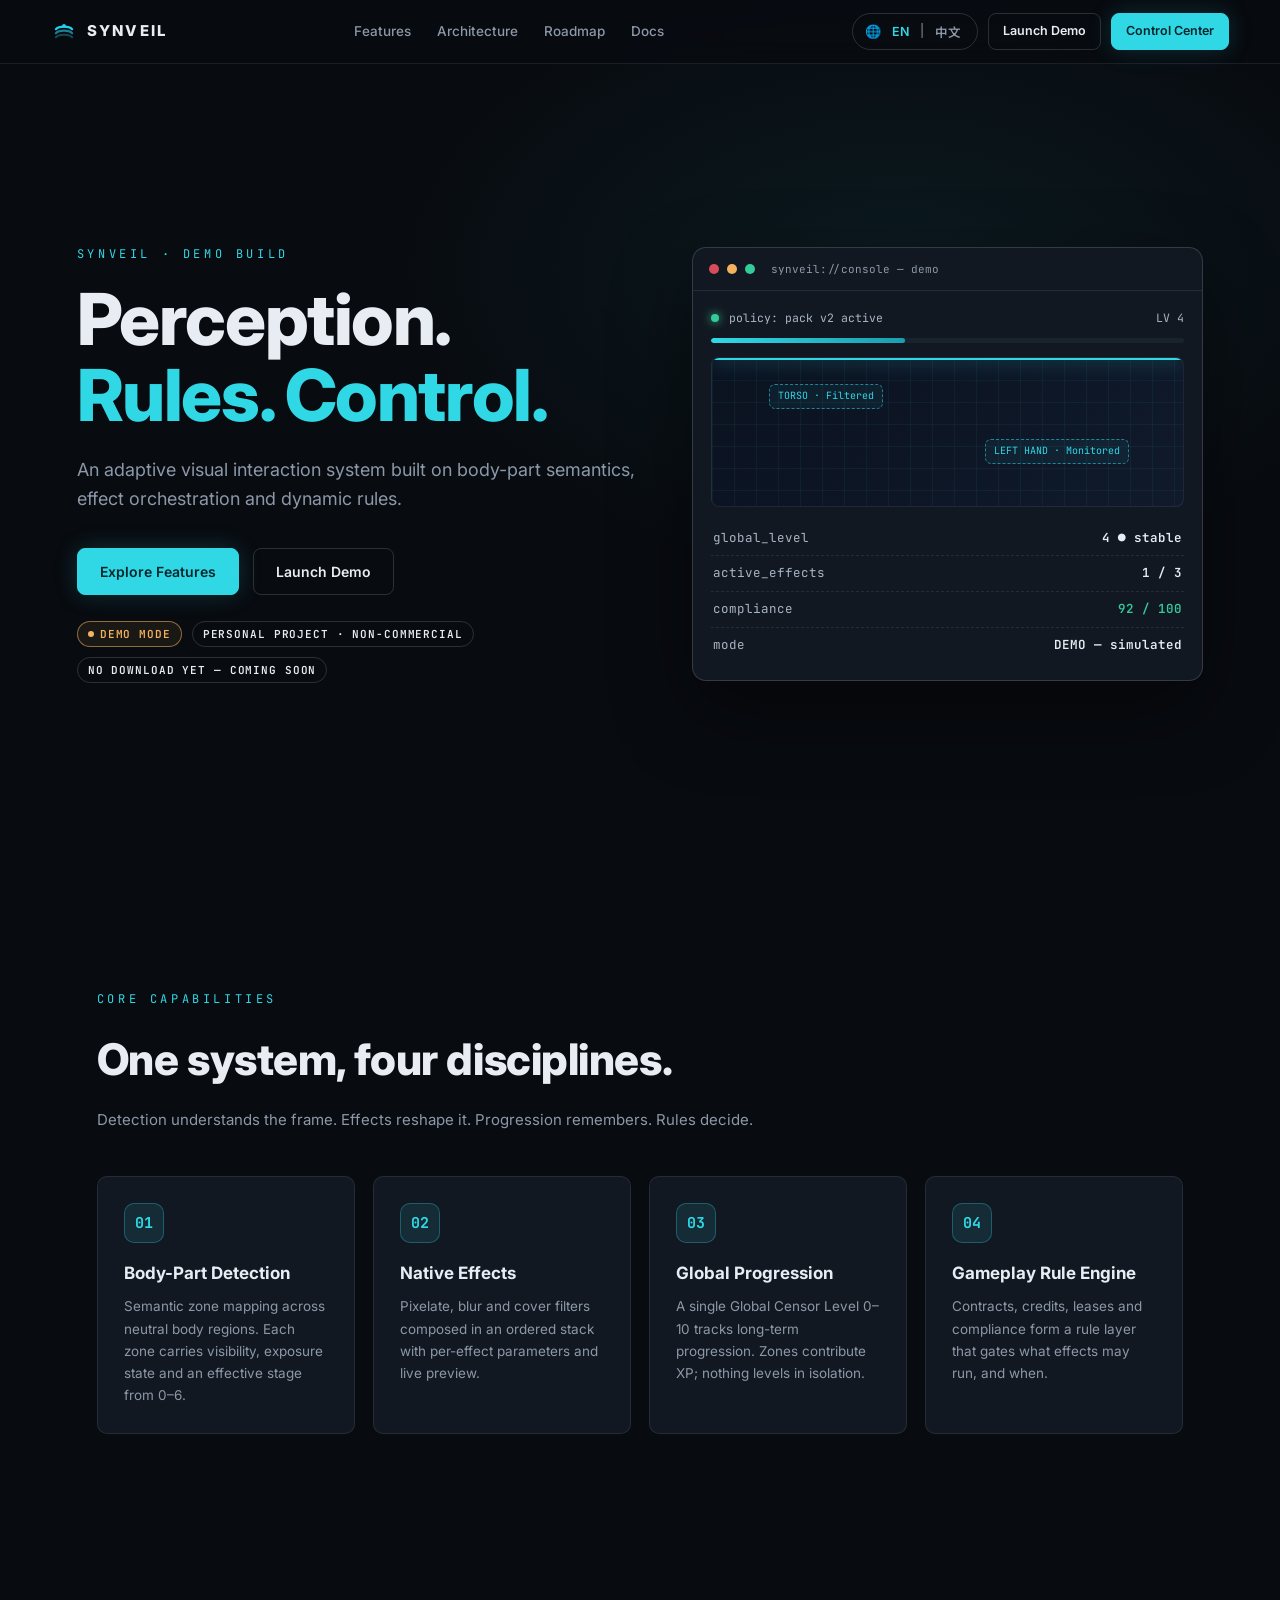
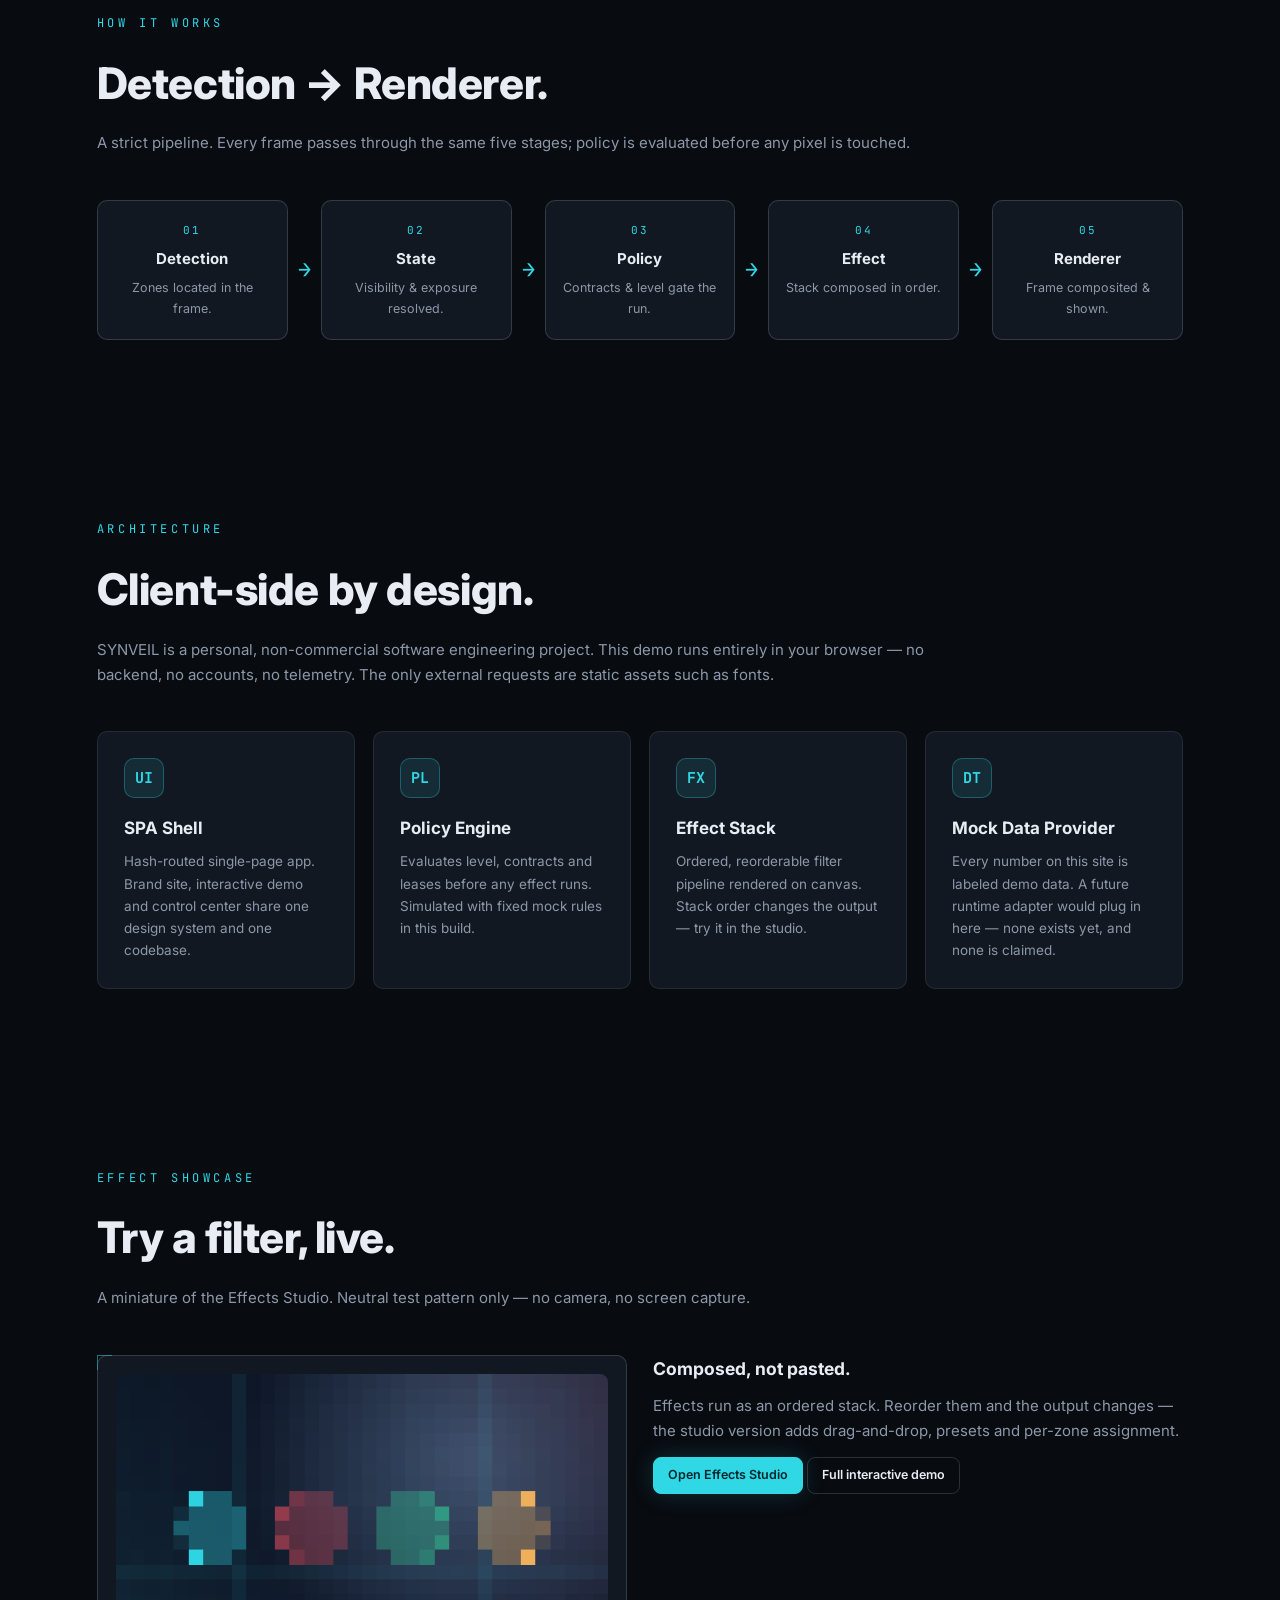
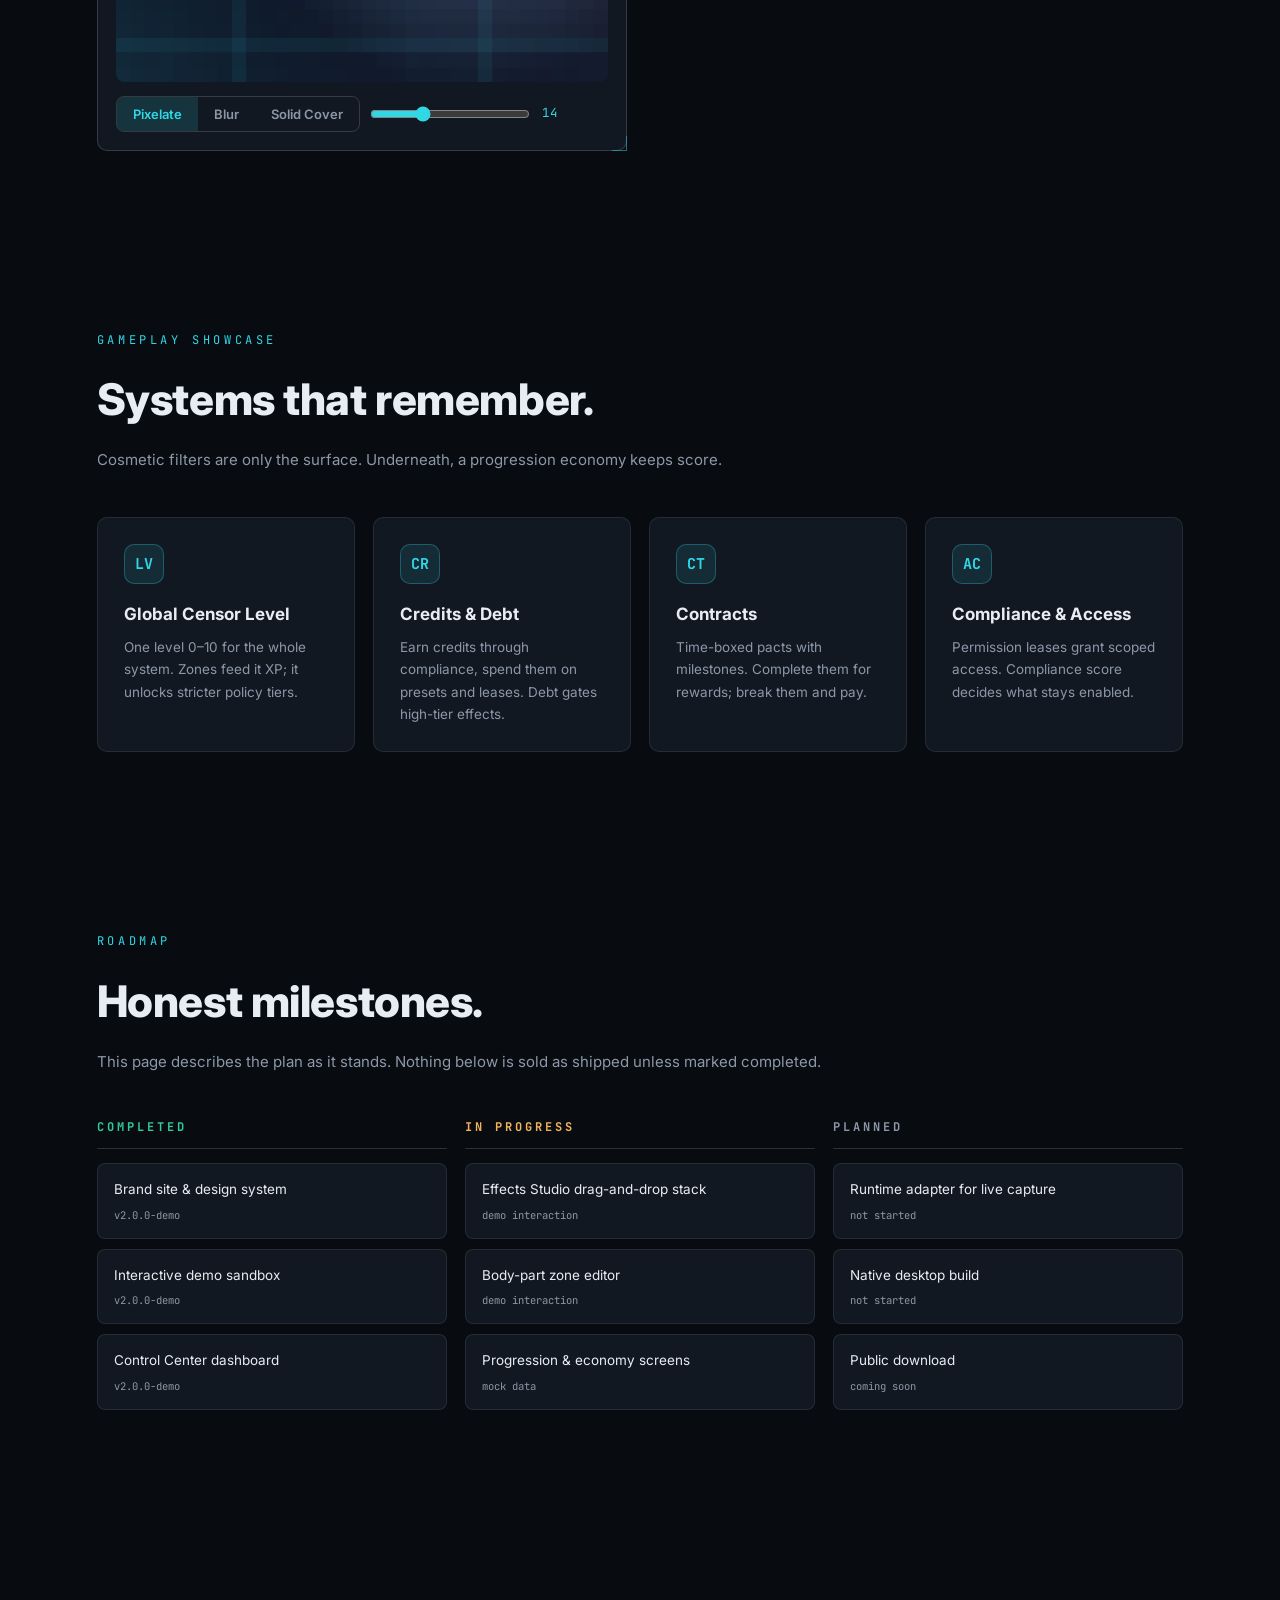
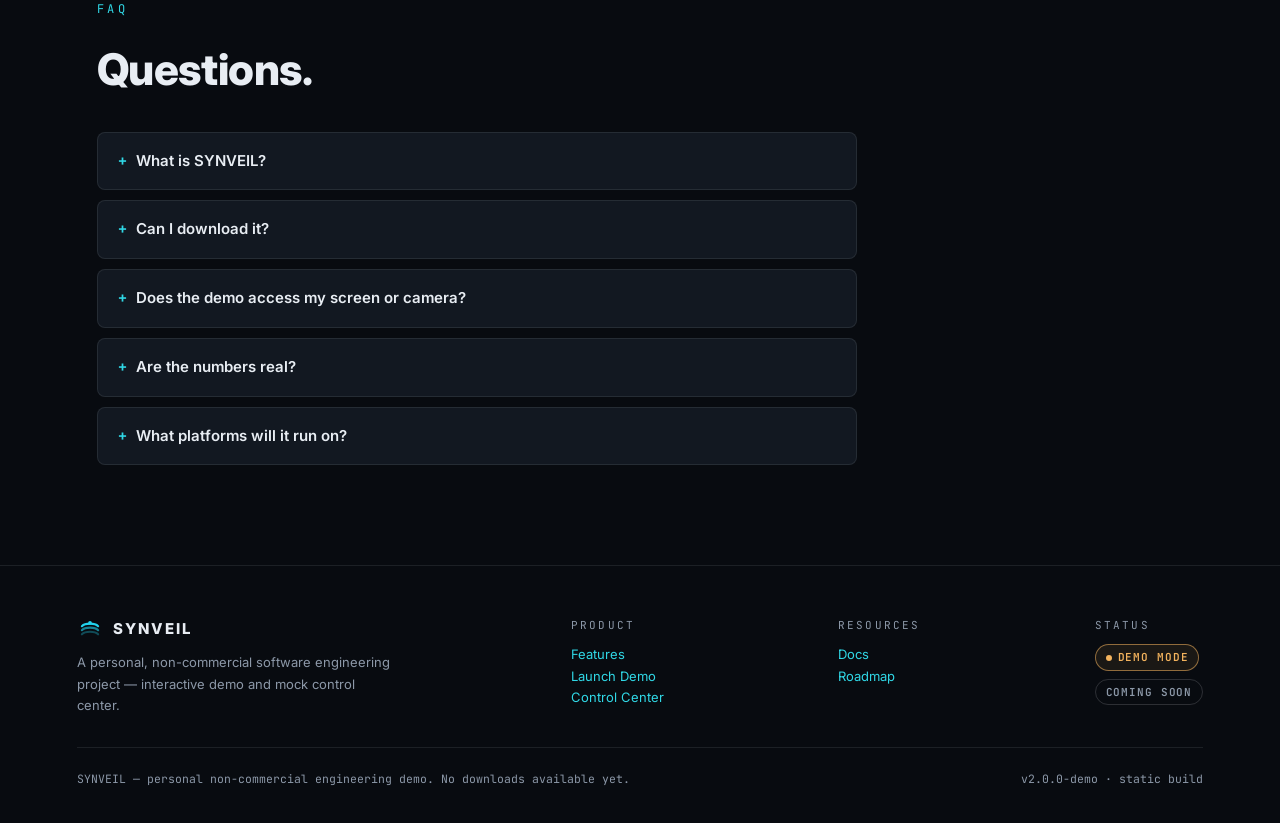
<file: index.html>
<!DOCTYPE html>
<html lang="en" data-theme="dark">
<head>
<meta charset="UTF-8">
<meta name="viewport" content="width=device-width, initial-scale=1.0">
<meta name="robots" content="noindex,nofollow">
<title>SYNVEIL — Perception. Rules. Control.</title>
<meta name="description" content="SYNVEIL — Adaptive Visual Interaction System. Interactive demo website: brand site, demo and control center. All values simulated.">
<meta property="og:type" content="website">
<meta property="og:site_name" content="SYNVEIL">
<meta property="og:title" content="SYNVEIL — Perception. Rules. Control.">
<meta property="og:description" content="SYNVEIL — Adaptive Visual Interaction System. Interactive demo.">
<meta property="og:image" content="https://qffygloria.github.io/betagoon/docs/og-image.png">
<meta property="og:image:width" content="1200">
<meta property="og:image:height" content="630">
<meta property="og:image:alt" content="SYNVEIL — Perception. Rules. Control.">
<meta name="twitter:card" content="summary_large_image">
<meta name="twitter:title" content="SYNVEIL — Perception. Rules. Control.">
<meta name="twitter:description" content="SYNVEIL — Adaptive Visual Interaction System. Interactive demo.">
<meta name="twitter:image" content="https://qffygloria.github.io/betagoon/docs/og-image.png">
<link rel="icon" type="image/svg+xml" href="favicon.svg">
<link rel="preconnect" href="https://fonts.googleapis.com">
<link rel="preconnect" href="https://fonts.gstatic.com" crossorigin>
<link href="https://fonts.googleapis.com/css2?family=Inter:wght@400;500;600;700;800&family=JetBrains+Mono:wght@400;600;700&family=Noto+Sans+SC:wght@400;500;700&display=swap" rel="stylesheet">
<link rel="stylesheet" href="styles.css">
</head>
<body>
<div id="view"></div>
<script src="locales/en.js"></script>
<script src="locales/zh-CN.js"></script>
<script src="app.js"></script>
</body>
</html>
</file>
<file: styles.css>
/* ============ HOTSCREEN V2 — Design System ============ */
:root{
  --bg:#080B10; --surface:#121821; --surface2:#19232E;
  --cyan:#30D8E6; --red:#D74C5B; --green:#33CB99; --amber:#F3B35D;
  --text:#E8EDF3; --muted:#8C98A8; --muted-strong:#A9B6C6;
  --border:rgba(232,237,243,.09); --border2:rgba(232,237,243,.16);
  --glow-cyan:0 0 24px rgba(48,216,230,.18);
  --radius:10px; --radius-s:6px;
  --font-ui:'Inter',-apple-system,'Noto Sans SC','PingFang SC','Hiragino Sans GB','Microsoft YaHei',sans-serif;
  --font-mono:'JetBrains Mono',ui-monospace,Menlo,Consolas,'Noto Sans SC',monospace;
  --topbar-h:56px; --sidebar-w:228px;
}
[data-theme="light"]{
  --bg:#F2F5F8; --surface:#FFFFFF; --surface2:#E9EFF5;
  --text:#10161F; --muted:#5A6B7E; --muted-strong:#43536A;
  --border:rgba(16,22,31,.10); --border2:rgba(16,22,31,.18);
  --glow-cyan:0 0 24px rgba(48,216,230,.25);
}
*{ margin:0; padding:0; box-sizing:border-box; }
html{ scroll-behavior:smooth; }
body{ background:var(--bg); color:var(--text); font-family:var(--font-ui);
  font-size:15px; line-height:1.65; -webkit-font-smoothing:antialiased; }
::selection{ background:rgba(48,216,230,.28); }
a{ color:var(--cyan); text-decoration:none; }
a:hover{ text-decoration:underline; }
.mono{ font-family:var(--font-mono); }
.muted{ color:var(--muted); }
.hidden{ display:none !important; }

/* ---------- buttons ---------- */
.btn{ display:inline-flex; align-items:center; gap:8px; padding:11px 22px; border-radius:8px;
  border:1px solid var(--border2); background:var(--surface2); color:var(--text);
  font-family:var(--font-ui); font-size:14px; font-weight:600; cursor:pointer;
  transition:transform .15s, box-shadow .2s, background .2s; text-decoration:none !important; }
.btn:hover{ transform:translateY(-1px); }
.btn-primary{ background:var(--cyan); border-color:var(--cyan); color:#04262b; box-shadow:var(--glow-cyan); }
.btn-primary:hover{ box-shadow:0 0 34px rgba(48,216,230,.35); }
.btn-ghost{ background:transparent; }
.btn-danger{ border-color:rgba(215,76,91,.5); color:var(--red); background:transparent; }
.btn-sm{ padding:7px 14px; font-size:12.5px; }
.btn:disabled{ opacity:.45; cursor:not-allowed; transform:none; }

/* ---------- badges / tags ---------- */
.badge{ display:inline-flex; align-items:center; gap:6px; padding:3px 10px; border-radius:999px;
  font-size:11px; font-weight:600; letter-spacing:.08em; border:1px solid var(--border2);
  font-family:var(--font-mono); text-transform:uppercase; }
.badge-demo{ border-color:rgba(243,179,93,.55); color:var(--amber); background:rgba(243,179,93,.08); }
.badge-live{ border-color:rgba(51,203,153,.5); color:var(--green); background:rgba(51,203,153,.08); }
.badge-cyan{ border-color:rgba(48,216,230,.5); color:var(--cyan); background:rgba(48,216,230,.07); }
.badge-red{ border-color:rgba(215,76,91,.5); color:var(--red); background:rgba(215,76,91,.08); }
.badge .dot{ width:6px; height:6px; border-radius:50%; background:currentColor; }

/* ---------- marketing layout ---------- */
.mnav{ position:fixed; top:0; left:0; right:0; z-index:60; height:64px;
  display:flex; align-items:center; justify-content:space-between; padding:0 4vw;
  background:rgba(8,11,16,.78); backdrop-filter:blur(14px); border-bottom:1px solid var(--border); }
[data-theme="light"] .mnav{ background:rgba(242,245,248,.82); }
.logo{ display:flex; align-items:center; gap:10px; font-weight:800; letter-spacing:.14em;
  font-size:15px; color:var(--text); text-decoration:none !important; }
.logo .mark{ width:26px; height:26px; border-radius:7px;
  background:conic-gradient(from 40deg, var(--cyan), #1a7f8a, var(--cyan));
  box-shadow:var(--glow-cyan); position:relative; }
.logo .mark::after{ content:""; position:absolute; inset:8px; border-radius:4px; background:var(--bg); }
.logo .synlogo{ width:26px; height:26px; flex:none; display:block; }
.logo .bname{ white-space:nowrap; }
.mnav .links{ display:flex; gap:26px; align-items:center; }
.mnav .links a{ color:var(--muted); font-size:13.5px; font-weight:500; text-decoration:none !important; }
.mnav .links a:hover{ color:var(--text); }
.mnav .cta-row{ display:flex; gap:10px; }
@media(max-width:900px){ .mnav .links{ display:none; } }

.mhero{ min-height:100vh; display:grid; grid-template-columns:1.05fr .95fr; gap:4vw;
  align-items:center; padding:92px 6vw 64px; position:relative; overflow:hidden; }
.mhero::before{ content:""; position:absolute; inset:0; pointer-events:none;
  background:radial-gradient(ellipse 60% 50% at 70% 30%, rgba(48,216,230,.07), transparent 70%); }
.mhero h1{ font-size:clamp(40px,5.6vw,76px); line-height:1.06; font-weight:800; letter-spacing:-.02em; }
.mhero h1 .cy{ color:var(--cyan); }
.mhero .sub{ margin:22px 0 34px; color:var(--muted); font-size:clamp(15px,1.6vw,18px); max-width:34em; }
.mhero .cta-row{ display:flex; gap:14px; flex-wrap:wrap; }
.mhero .meta{ margin-top:26px; display:flex; gap:10px; flex-wrap:wrap; }
@media(max-width:900px){ .mhero{ grid-template-columns:1fr; padding-top:110px; } }

/* hero console mock */
.console{ border:1px solid var(--border2); border-radius:14px; background:var(--surface);
  box-shadow:0 30px 80px rgba(0,0,0,.45); overflow:hidden; position:relative; }
.console .cbar{ display:flex; gap:8px; align-items:center; padding:12px 16px; border-bottom:1px solid var(--border); }
.console .cbar i{ width:10px; height:10px; border-radius:50%; background:var(--border2); }
.console .cbar i:first-child{ background:var(--red); } .console .cbar i:nth-child(2){ background:var(--amber); }
.console .cbar i:nth-child(3){ background:var(--green); }
.console .cbar .t{ margin-left:8px; font-family:var(--font-mono); font-size:11px; color:var(--muted); }
.console .cbody{ padding:18px; font-family:var(--font-mono); font-size:12.5px; }
.scanwrap{ position:relative; height:150px; border:1px solid var(--border); border-radius:8px;
  background:linear-gradient(135deg,#0b1220,#101a2b); overflow:hidden; margin-bottom:14px; }
.scanwrap .grid{ position:absolute; inset:0;
  background-image:linear-gradient(rgba(48,216,230,.06) 1px, transparent 1px),
                   linear-gradient(90deg, rgba(48,216,230,.06) 1px, transparent 1px);
  background-size:22px 22px; }
.scanwrap .zone{ position:absolute; border:1px dashed rgba(48,216,230,.55); border-radius:6px;
  color:var(--cyan); font-size:10px; padding:3px 8px; background:rgba(48,216,230,.06); }
.scanwrap .beam{ position:absolute; left:0; right:0; height:2px; top:0;
  background:var(--cyan); box-shadow:0 0 18px var(--cyan); animation:beam 3.2s ease-in-out infinite; }
@keyframes beam{ 0%,100%{ top:4%; } 50%{ top:94%; } }
.kv{ display:flex; justify-content:space-between; padding:7px 2px; border-bottom:1px dashed var(--border); }
.kv:last-child{ border-bottom:none; }
.kv .k{ color:var(--muted-strong); } .kv .v{ color:var(--text); font-weight:600; }
.v .ok{ color:var(--green); } .v .warn{ color:var(--amber); }
/* hero console live status */
.statusline{ display:flex; align-items:center; gap:10px; font-family:var(--font-mono);
  font-size:11.5px; color:var(--muted-strong); margin-bottom:10px; }
.statusline .sp{ flex:1; }
.pulse{ width:8px; height:8px; border-radius:50%; background:var(--green); flex-shrink:0;
  box-shadow:0 0 10px var(--green); animation:pulse 2.2s ease-in-out infinite; }
@keyframes pulse{ 0%,100%{ opacity:1; transform:scale(1); } 50%{ opacity:.45; transform:scale(.78); } }
.lvlbar{ height:5px; border-radius:99px; background:var(--surface2); overflow:hidden; margin-bottom:14px; }
.lvlbar i{ display:block; height:100%; border-radius:99px;
  background:linear-gradient(90deg, var(--cyan), #1a9fb0); transition:width 1.2s ease; }

.msection{ padding:90px 6vw; max-width:1240px; margin:0 auto; }
.msection .kick{ font-family:var(--font-mono); font-size:12px; letter-spacing:.3em;
  color:var(--cyan); text-transform:uppercase; margin-bottom:14px; }
.msection h2{ font-size:clamp(28px,3.4vw,44px); font-weight:800; letter-spacing:-.01em; margin-bottom:12px; }
.msection .lede{ color:var(--muted); max-width:56em; margin-bottom:44px; }
.cards{ display:grid; grid-template-columns:repeat(auto-fit,minmax(250px,1fr)); gap:18px; }
.card{ background:var(--surface); border:1px solid var(--border); border-radius:var(--radius);
  padding:26px; transition:transform .2s, border-color .2s, box-shadow .25s; }
.card:hover{ transform:translateY(-4px); border-color:var(--border2); box-shadow:0 18px 50px rgba(0,0,0,.35); }
.card .ic{ width:40px; height:40px; border-radius:10px; display:flex; align-items:center; justify-content:center;
  background:rgba(48,216,230,.1); border:1px solid rgba(48,216,230,.3); margin-bottom:16px;
  font-family:var(--font-mono); color:var(--cyan); font-weight:700; }
.card h3{ font-size:17px; margin-bottom:8px; }
.card p{ color:var(--muted); font-size:13.5px; }

/* flow diagram */
.flow{ display:flex; align-items:stretch; gap:0; flex-wrap:wrap; }
.fstep{ flex:1 1 150px; background:var(--surface); border:1px solid var(--border2); border-radius:var(--radius);
  padding:20px 16px; text-align:center; position:relative; }
.fstep .n{ font-family:var(--font-mono); color:var(--cyan); font-size:11px; letter-spacing:.2em; }
.fstep h4{ margin:8px 0 6px; font-size:15px; }
.fstep p{ color:var(--muted); font-size:12.5px; }
.farrow{ align-self:center; padding:0 10px; color:var(--cyan); font-size:22px; font-family:var(--font-mono); }
@media(max-width:700px){ .farrow{ display:none; } .fstep{ margin-bottom:10px; } }

/* showcase preview */
.showcase{ display:grid; grid-template-columns:1fr 1fr; gap:26px; align-items:start; }
@media(max-width:900px){ .showcase{ grid-template-columns:1fr; } }
.preview-box{ background:var(--surface); border:1px solid var(--border2); border-radius:var(--radius);
  padding:18px; }
.preview-box canvas{ width:100%; border-radius:8px; display:block; background:#0a0f16; }
.ctl-row{ display:flex; gap:10px; flex-wrap:wrap; margin-top:14px; align-items:center; }
.seg{ display:flex; border:1px solid var(--border2); border-radius:8px; overflow:hidden; }
.seg button{ background:transparent; border:none; color:var(--muted); padding:9px 16px;
  font-family:var(--font-ui); font-size:13px; font-weight:600; cursor:pointer; }
.seg button.on{ background:rgba(48,216,230,.14); color:var(--cyan); }
input[type=range]{ accent-color:var(--cyan); width:160px; }
.field{ display:flex; flex-direction:column; gap:6px; margin:12px 0; }
.field label{ font-size:12px; color:var(--muted); font-family:var(--font-mono); letter-spacing:.06em; }
.field .row{ display:flex; align-items:center; gap:12px; }
.field output{ font-family:var(--font-mono); font-size:12.5px; color:var(--cyan); min-width:44px; }

/* roadmap */
.rm-grid{ display:grid; grid-template-columns:repeat(auto-fit,minmax(260px,1fr)); gap:18px; }
.rm-col h4{ font-family:var(--font-mono); font-size:12px; letter-spacing:.25em; margin-bottom:14px;
  padding-bottom:10px; border-bottom:1px solid var(--border2); }
.rm-col.done h4{ color:var(--green); } .rm-col.prog h4{ color:var(--amber); } .rm-col.plan h4{ color:var(--muted); }
.rm-item{ background:var(--surface); border:1px solid var(--border); border-radius:8px;
  padding:14px 16px; margin-bottom:10px; font-size:13.5px; }
.rm-item .tag{ font-family:var(--font-mono); font-size:10.5px; color:var(--muted); display:block; margin-top:6px; }

/* faq */
details.faq{ background:var(--surface); border:1px solid var(--border); border-radius:8px;
  margin-bottom:10px; padding:0; }
details.faq summary{ padding:16px 20px; cursor:pointer; font-weight:600; list-style:none; }
details.faq summary::-webkit-details-marker{ display:none; }
details.faq summary::before{ content:"+ "; color:var(--cyan); font-family:var(--font-mono); }
details.faq[open] summary::before{ content:"– "; }
details.faq .a{ padding:0 20px 18px; color:var(--muted); font-size:14px; }

.mfooter{ border-top:1px solid var(--border); padding:50px 6vw 34px; color:var(--muted); font-size:13px; }
.mfooter .cols{ display:flex; justify-content:space-between; gap:30px; flex-wrap:wrap;
  max-width:1240px; margin:0 auto 30px; }
.mfooter .base{ max-width:1240px; margin:0 auto; padding-top:22px; border-top:1px solid var(--border);
  display:flex; justify-content:space-between; flex-wrap:wrap; gap:10px;
  font-family:var(--font-mono); font-size:11.5px; }

/* ---------- app shell ---------- */
.app{ display:flex; min-height:100vh; }
.sidebar{ width:var(--sidebar-w); flex-shrink:0; background:var(--surface);
  border-right:1px solid var(--border); display:flex; flex-direction:column;
  position:sticky; top:0; height:100vh; }
.sidebar .slogo{ padding:18px 20px; border-bottom:1px solid var(--border); }
.snav{ padding:12px; display:flex; flex-direction:column; gap:2px; overflow-y:auto; flex:1; }
.snav .grp{ font-family:var(--font-mono); font-size:10px; letter-spacing:.22em; color:var(--muted);
  padding:12px 10px 6px; text-transform:uppercase; }
.snav a{ display:flex; align-items:center; gap:10px; padding:9px 12px; border-radius:8px;
  color:var(--muted); font-size:13.5px; font-weight:500; text-decoration:none !important; }
.snav a:hover{ background:var(--surface2); color:var(--text); }
.snav a.on{ background:rgba(48,216,230,.1); color:var(--cyan); }
.snav a .di{ font-family:var(--font-mono); font-size:11px; width:20px; text-align:center; opacity:.8; }
.sfoot{ padding:14px 20px; border-top:1px solid var(--border); font-family:var(--font-mono);
  font-size:10.5px; color:var(--muted); }
.main{ flex:1; min-width:0; display:flex; flex-direction:column; }
.topbar{ height:var(--topbar-h); display:flex; align-items:center; gap:14px; padding:0 22px;
  border-bottom:1px solid var(--border); background:var(--surface); position:sticky; top:0; z-index:40; }
.topbar .ttl{ font-weight:700; font-size:15px; }
.topbar .sp{ flex:1; }
.topbar .tstat{ font-family:var(--font-mono); font-size:12px; color:var(--muted);
  display:flex; gap:6px; align-items:center; }
.topbar .tstat b{ color:var(--text); }
.iconbtn{ width:34px; height:34px; border-radius:8px; border:1px solid var(--border2);
  background:transparent; color:var(--muted); cursor:pointer; font-size:15px;
  display:inline-flex; align-items:center; justify-content:center; }
.iconbtn:hover{ color:var(--text); border-color:var(--cyan); }
.workspace{ padding:26px; max-width:1280px; width:100%; margin:0 auto; }
.pagehead{ display:flex; align-items:flex-start; justify-content:space-between; gap:16px;
  margin-bottom:22px; flex-wrap:wrap; }
.pagehead h2{ font-size:24px; font-weight:800; letter-spacing:-.01em; }
.pagehead p{ color:var(--muted); font-size:13.5px; margin-top:4px; max-width:60em; }
.panel{ background:var(--surface); border:1px solid var(--border); border-radius:var(--radius);
  padding:20px; margin-bottom:18px; }
.panel > h3{ font-size:14px; font-weight:700; margin-bottom:4px; }
.panel > .psub{ color:var(--muted); font-size:12.5px; margin-bottom:16px; }
.grid2{ display:grid; grid-template-columns:1fr 1fr; gap:18px; }
.grid3{ display:grid; grid-template-columns:repeat(3,1fr); gap:18px; }
.grid4{ display:grid; grid-template-columns:repeat(4,1fr); gap:16px; }
@media(max-width:1100px){ .grid4{ grid-template-columns:repeat(2,1fr); } .grid3{ grid-template-columns:1fr 1fr; } }
@media(max-width:900px){
  .sidebar{ display:none; }
  .pagenav{ display:inline-block !important; }
  .topbar .tstat{ display:none; }
}
.pagenav{ display:none; max-width:150px; }
@media(max-width:760px){ .grid2,.grid3,.grid4{ grid-template-columns:1fr; }
  .workspace{ padding:16px; } }

.stat{ background:var(--surface); border:1px solid var(--border); border-radius:var(--radius); padding:18px; }
.stat .k{ font-family:var(--font-mono); font-size:10.5px; letter-spacing:.18em; color:var(--muted);
  text-transform:uppercase; margin-bottom:8px; }
.stat .v{ font-size:26px; font-weight:800; font-family:var(--font-mono); }
.stat .v small{ font-size:13px; color:var(--muted); font-weight:400; }
.stat .d{ font-size:12.5px; color:var(--muted-strong); margin-top:6px; }
.stat .v.cy{ color:var(--cyan); } .stat .v.gr{ color:var(--green); }
.stat .v.rd{ color:var(--red); } .stat .v.am{ color:var(--amber); }

table.tbl{ width:100%; border-collapse:collapse; font-size:13.5px; }
.tbl th{ text-align:left; font-family:var(--font-mono); font-size:10.5px; letter-spacing:.14em;
  color:var(--muted); text-transform:uppercase; padding:10px 12px; border-bottom:1px solid var(--border2); }
.tbl td{ padding:11px 12px; border-bottom:1px solid var(--border); }
.tbl tr:last-child td{ border-bottom:none; }
.tbl tr:hover td{ background:rgba(48,216,230,.03); }

.toggle{ position:relative; width:40px; height:22px; border-radius:999px; border:1px solid var(--border2);
  background:var(--surface2); cursor:pointer; transition:background .2s; flex-shrink:0; }
.toggle::after{ content:""; position:absolute; top:2px; left:2px; width:16px; height:16px;
  border-radius:50%; background:var(--muted); transition:left .2s, background .2s; }
.toggle.on{ background:rgba(48,216,230,.25); border-color:var(--cyan); }
.toggle.on::after{ left:20px; background:var(--cyan); }
.trow{ display:flex; align-items:center; justify-content:space-between; gap:12px; padding:10px 0;
  border-bottom:1px dashed var(--border); }
.trow:last-child{ border-bottom:none; }
.trow .tl{ font-size:13.5px; } .trow .tl small{ display:block; color:var(--muted-strong); font-size:11.5px; }
/* dashboard event timeline */
.event{ display:flex; gap:12px; padding:10px 14px; border-left:2px solid var(--border2);
  margin-bottom:8px; background:var(--surface2); border-radius:0 8px 8px 0; font-size:13px; }
.event:last-child{ margin-bottom:0; }
.event .ets{ color:var(--muted); font-size:11px; flex-shrink:0; padding-top:3px; }
.event.inf{ border-left-color:var(--cyan); } .event.ok{ border-left-color:var(--green); }
.event.warn{ border-left-color:var(--amber); } .event.err{ border-left-color:var(--red); }

select.sel, input.inp{ background:var(--surface2); border:1px solid var(--border2); color:var(--text);
  border-radius:8px; padding:9px 12px; font-family:var(--font-ui); font-size:13.5px; }
select.sel:focus, input.inp:focus{ outline:none; border-color:var(--cyan); }

.log{ font-family:var(--font-mono); font-size:12px; background:#05080d; border:1px solid var(--border);
  border-radius:8px; padding:14px 16px; max-height:320px; overflow-y:auto; }
[data-theme="light"] .log{ background:#0b1220; }
.log .ln{ padding:3px 0; border-bottom:1px dashed rgba(255,255,255,.05); color:#9fb3c8; }
.log .ln:last-child{ border-bottom:none; }
.log .ts{ color:#54687e; margin-right:10px; }
.log .ok{ color:var(--green); } .log .warn{ color:var(--amber); } .log .err{ color:var(--red); }
.log .inf{ color:var(--cyan); }
/* demo feedback: current preview vs simulated policy */
.dsec{ margin-bottom:14px; } .dsec:last-child{ margin-bottom:0; }
.dsec-t{ font-size:11px; letter-spacing:.14em; font-weight:700; color:var(--cyan); margin-bottom:6px; text-transform:uppercase; }
.prow{ display:flex; justify-content:space-between; gap:10px; padding:3px 0; font-size:12.5px; }
.prow .k{ color:var(--muted); } .prow .v{ font-family:var(--font-mono); }

/* effect stack */
.stack{ display:flex; flex-direction:column; gap:8px; }
.fxitem{ display:flex; align-items:center; gap:12px; background:var(--surface2);
  border:1px solid var(--border2); border-radius:8px; padding:10px 14px; cursor:grab; }
.fxitem.dragging{ opacity:.4; }
.fxitem .grip{ color:var(--muted); font-family:var(--font-mono); cursor:grab; }
.fxitem .nm{ font-weight:600; font-size:13.5px; flex:1; }
.fxitem .ord{ font-family:var(--font-mono); font-size:11px; color:var(--cyan);
  border:1px solid rgba(48,216,230,.4); border-radius:6px; padding:2px 8px; }
.libitem{ display:flex; align-items:center; justify-content:space-between; gap:10px;
  padding:12px 4px; border-bottom:1px dashed var(--border); }
.libitem:last-child{ border-bottom:none; }

/* body diagram */
.bodywrap{ display:grid; grid-template-columns:280px 1fr; gap:22px; align-items:start; }
@media(max-width:900px){ .bodywrap{ grid-template-columns:1fr; } }
.bodysvg{ background:var(--surface); border:1px solid var(--border2); border-radius:var(--radius);
  padding:18px; }
.bodysvg svg{ width:100%; height:auto; display:block; }
.zone{ fill:rgba(48,216,230,.06); stroke-width:1.5; cursor:pointer;
  transition:fill .2s, stroke .2s, filter .2s; }
.zone.z-clear{ stroke:rgba(51,203,153,.5); }
.zone.z-monitored{ stroke:rgba(243,179,93,.55); }
.zone.z-filtered{ stroke:rgba(48,216,230,.45); }
.zone:hover{ fill:rgba(48,216,230,.18); }
.zone:focus{ outline:none; }
.zone:focus-visible{ stroke:var(--text); stroke-width:2.5; }
.zone.sel{ fill:rgba(48,216,230,.28); stroke:var(--cyan); stroke-width:2.5;
  filter:drop-shadow(0 0 10px rgba(48,216,230,.55)); }
.zlabel{ font-family:var(--font-mono); font-size:9px; fill:var(--muted-strong);
  letter-spacing:.08em; pointer-events:none; }
.zone.sel + .zlabel{ fill:var(--cyan); }
/* studio parameter groups */
.pgroup{ border:1px solid var(--border); border-radius:8px; padding:12px 14px; margin-bottom:10px; }
.pgroup:last-child{ margin-bottom:0; }
.pgname{ font-family:var(--font-mono); font-size:11px; letter-spacing:.14em; color:var(--cyan); margin-bottom:4px; }
.pgroup .field{ margin:8px 0 2px; }

/* level roadmap */
.levels{ display:flex; gap:8px; flex-wrap:wrap; margin:16px 0; }
.lvl{ width:52px; height:64px; border-radius:8px; border:1px solid var(--border2);
  display:flex; flex-direction:column; align-items:center; justify-content:center;
  font-family:var(--font-mono); cursor:pointer; background:var(--surface2); }
.lvl b{ font-size:16px; } .lvl small{ font-size:9px; color:var(--muted); }
.lvl.cur{ border-color:var(--cyan); box-shadow:var(--glow-cyan); }
.lvl.cur b{ color:var(--cyan); }
.lvl.done{ border-color:rgba(51,203,153,.4); } .lvl.done b{ color:var(--green); }

/* toast + modal */
#toasts{ position:fixed; bottom:22px; right:22px; z-index:200; display:flex;
  flex-direction:column; gap:10px; max-width:min(360px,90vw); }
.toast{ background:var(--surface2); border:1px solid var(--border2); border-left:3px solid var(--cyan);
  border-radius:8px; padding:12px 16px; font-size:13.5px; box-shadow:0 14px 40px rgba(0,0,0,.4);
  animation:tin .25s ease; }
.toast.ok{ border-left-color:var(--green); } .toast.warn{ border-left-color:var(--amber); }
.toast.err{ border-left-color:var(--red); }
@keyframes tin{ from{ transform:translateX(30px); opacity:0; } }
.mback{ position:fixed; inset:0; z-index:190; background:rgba(0,0,0,.6); backdrop-filter:blur(3px);
  display:flex; align-items:center; justify-content:center; padding:20px; }
.modal{ background:var(--surface); border:1px solid var(--border2); border-radius:12px;
  padding:26px; max-width:440px; width:100%; box-shadow:0 30px 80px rgba(0,0,0,.5); }
.modal h3{ margin-bottom:10px; } .modal p{ color:var(--muted); font-size:13.5px; margin-bottom:20px; }
.modal .mrow{ display:flex; gap:10px; justify-content:flex-end; }

/* demo page */
.demo-head{ text-align:center; padding:110px 6vw 30px; max-width:900px; margin:0 auto; }
.demo-head h1{ font-size:clamp(30px,4vw,52px); font-weight:800; }
.demo-grid{ display:grid; grid-template-columns:1fr 340px; gap:22px; max-width:1240px;
  margin:0 auto; padding:20px 6vw 90px; align-items:start; }
@media(max-width:960px){ .demo-grid{ grid-template-columns:1fr; } }
.compare{ display:grid; grid-template-columns:1fr 1fr; gap:12px; }
.compare figure{ margin:0; } .compare figcaption{ font-family:var(--font-mono); font-size:11px;
  color:var(--muted); margin-top:8px; letter-spacing:.1em; }
.compare canvas{ width:100%; border-radius:8px; display:block; background:#0a0f16;
  border:1px solid var(--border2); }

/* language switcher */
.langsw{ display:inline-flex; align-items:center; gap:7px; border:1px solid var(--border2);
  border-radius:999px; padding:5px 12px; font-size:12.5px; white-space:nowrap; }
.langsw .globe{ font-size:13px; line-height:1; }
.langsw .sep{ color:var(--muted); }
.ls-btn{ background:none; border:none; color:var(--muted); font-family:var(--font-ui);
  font-size:12.5px; font-weight:600; cursor:pointer; padding:2px 4px; border-radius:4px; }
.ls-btn:hover{ color:var(--text); }
.ls-btn.on{ color:var(--cyan); }
@media(max-width:760px){
  .topbar{ flex-wrap:wrap; row-gap:8px; padding-bottom:10px; }
  .topbar .tstat{ display:none; }
  .topbar{ gap:8px; padding-left:12px; padding-right:12px; }
  .topbar .ttl{ font-size:13px; }
  .topbar .langsw{ order:8; flex:1 1 40%; justify-content:center; }
  .topbar .pagenav{ order:9; flex:1 1 40%; max-width:none; }
  .mnav .cta-row .btn{ display:none; }
  .mnav .cta-row .langsw{ display:inline-flex; }
}

/* misc */
.hr{ border:none; border-top:1px solid var(--border); margin:26px 0; }
.progress{ height:8px; border-radius:999px; background:var(--surface2); overflow:hidden; }
.progress i{ display:block; height:100%; border-radius:999px;
  background:linear-gradient(90deg, var(--cyan), #1a9fb0); transition:width .5s ease; }
.mt8{ margin-top:8px; } .mt16{ margin-top:16px; } .mb16{ margin-bottom:16px; }
.flex{ display:flex; } .gap8{ gap:8px; } .gap12{ gap:12px; } .wrap{ flex-wrap:wrap; }
.center{ text-align:center; }
.hud-corner{ position:relative; }
.hud-corner::before,.hud-corner::after{ content:""; position:absolute; width:14px; height:14px;
  border:1px solid rgba(48,216,230,.5); }
.hud-corner::before{ top:-1px; left:-1px; border-right:none; border-bottom:none; }
.hud-corner::after{ bottom:-1px; right:-1px; border-left:none; border-top:none; }

@media (prefers-reduced-motion: reduce){
  *,*::before,*::after{ animation-duration:.001s !important; transition-duration:.001s !important; }
  html{ scroll-behavior:auto; }
}
</file>
